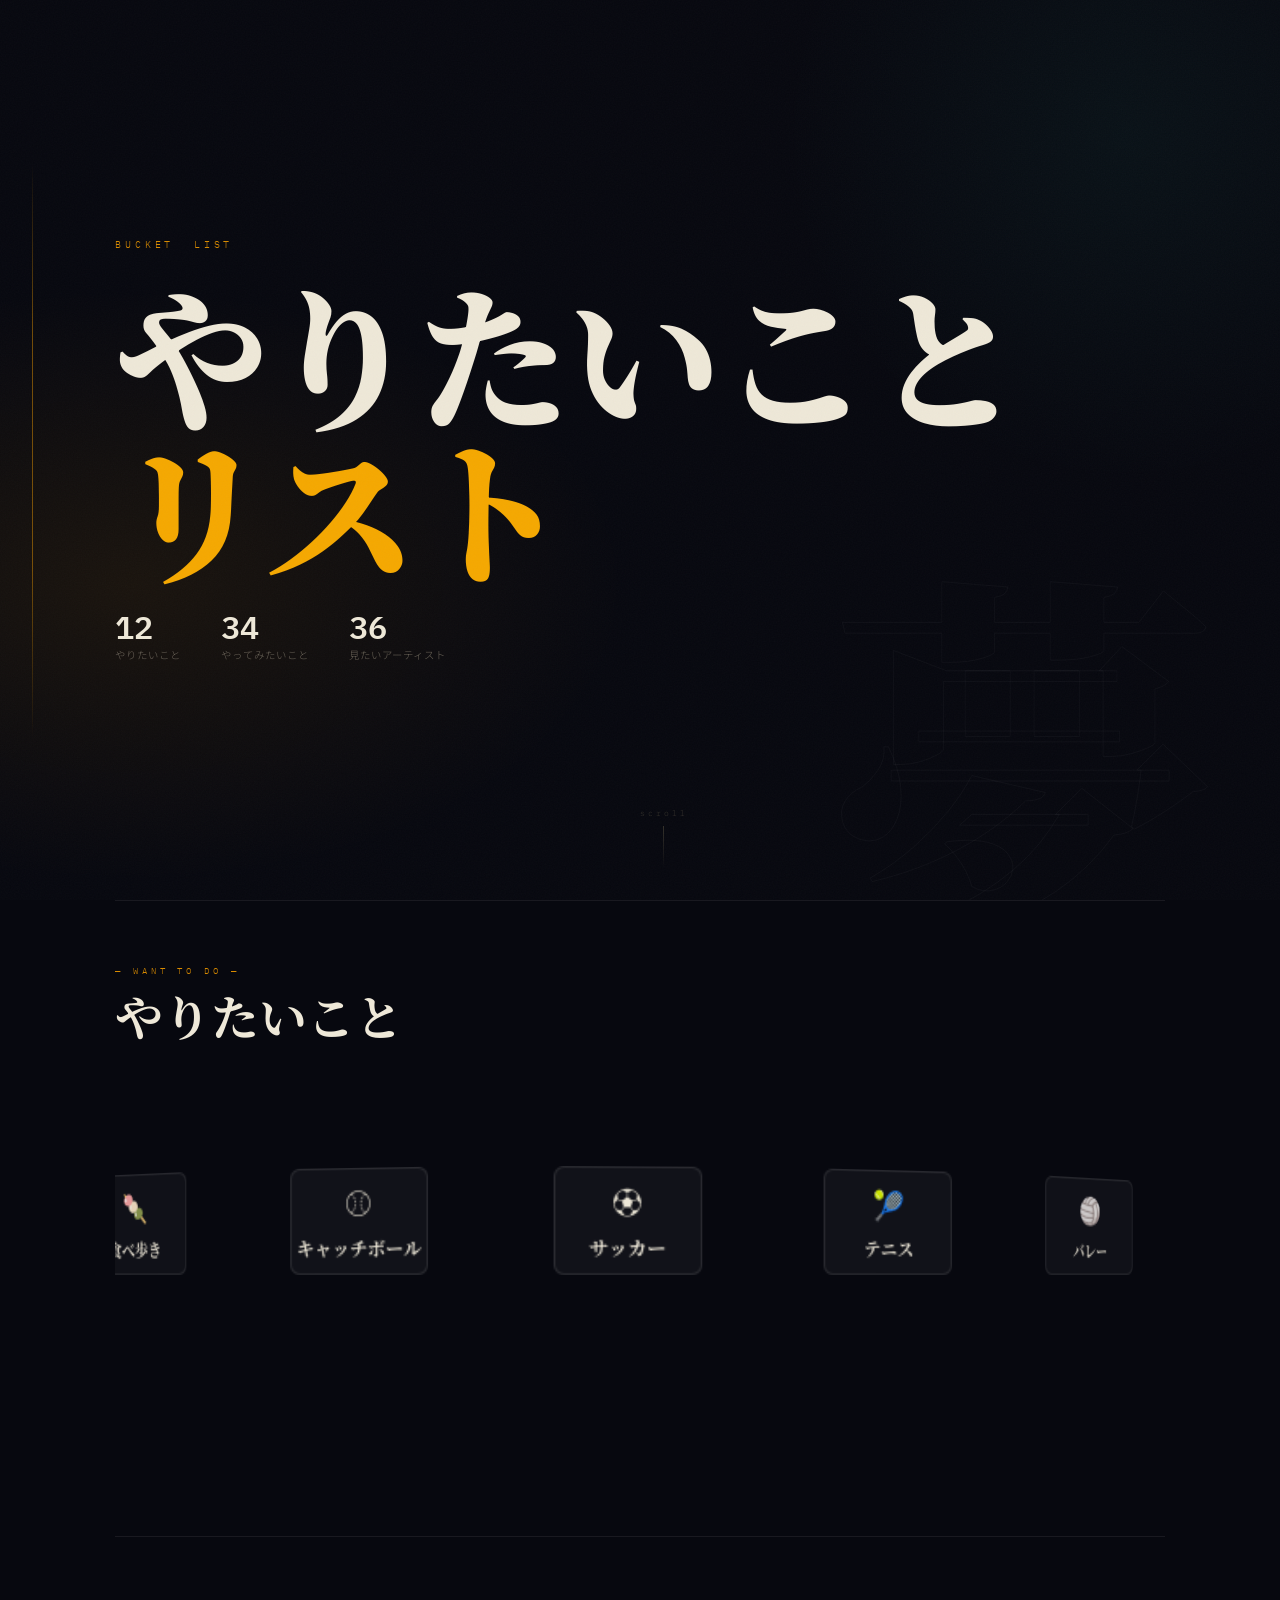
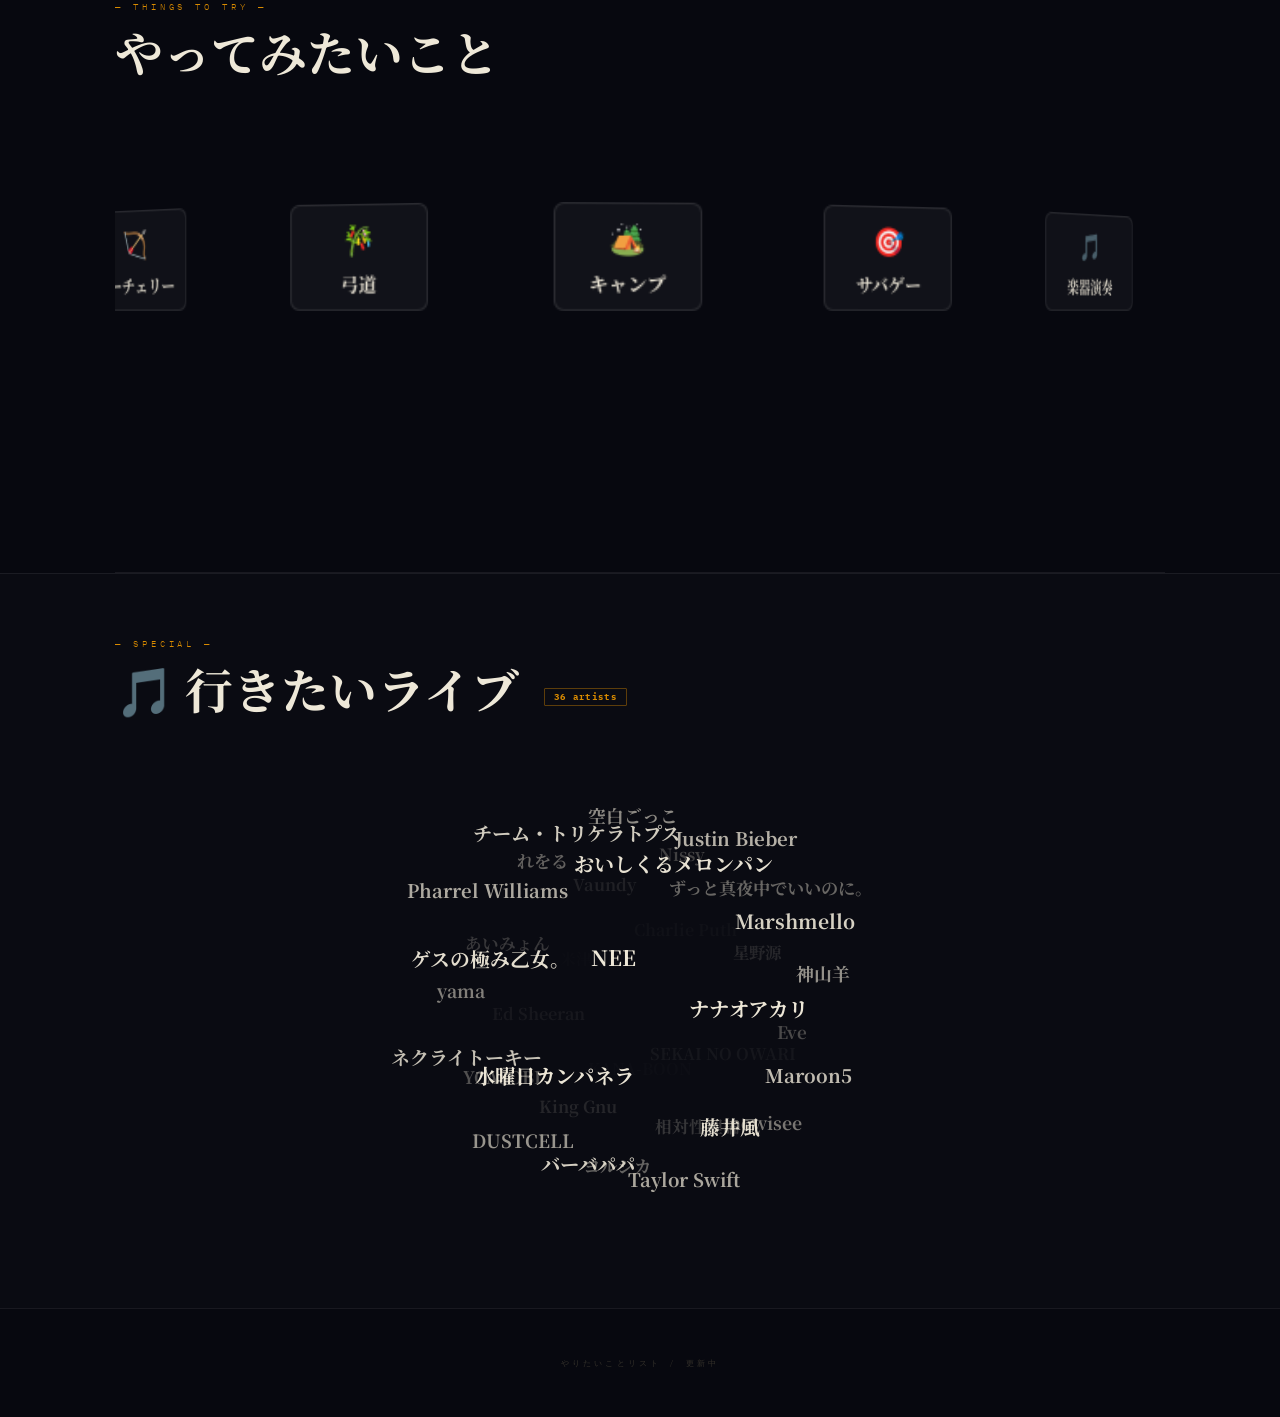
<file: index.html>
<!DOCTYPE html>
<html lang="ja">
<head>
  <meta charset="UTF-8">
  <meta name="viewport" content="width=device-width, initial-scale=1.0">
  <title>やりたいことリスト</title>
  <link rel="preconnect" href="https://fonts.googleapis.com">
  <link rel="preconnect" href="https://fonts.gstatic.com" crossorigin>
  <link href="https://fonts.googleapis.com/css2?family=Noto+Serif+JP:wght@400;700;900&family=Noto+Sans+JP:wght@300;400;500&family=IBM+Plex+Mono:wght@400;600&display=swap" rel="stylesheet">
  <link rel="stylesheet" href="./style.css">
</head>
<body>

<div class="noise" aria-hidden="true"></div>

<!-- ══ HERO ══ -->
<header class="hero">
  <div class="hero-aura"  aria-hidden="true"></div>
  <div class="hero-kanji" aria-hidden="true">夢</div>
  <div class="hero-rule"  aria-hidden="true"></div>

  <p class="hero-eyebrow">Bucket&nbsp;&nbsp;List</p>
  <h1 class="hero-title">やりたいこと<em>リスト</em></h1>

  <div class="hero-stats">
    <div>
      <div class="hero-stat__n" id="yariCount">0</div>
      <div class="hero-stat__l">やりたいこと</div>
    </div>
    <div>
      <div class="hero-stat__n" id="tryCount">0</div>
      <div class="hero-stat__l">やってみたいこと</div>
    </div>
    <div>
      <div class="hero-stat__n" id="artistCount">0</div>
      <div class="hero-stat__l">見たいアーティスト</div>
    </div>
  </div>

  <div class="hero-scroll" aria-hidden="true">
    scroll
    <div class="hero-scroll-bar"></div>
  </div>
</header>

<div class="sep"></div>

<!-- ══ YARI LIST ══ -->
<section class="section" id="yari">
  <div class="eyebrow">— Want&nbsp;to&nbsp;Do —</div>
  <h2 class="sec-title">やりたいこと</h2>
  <div class="carousel-wrap" id="yariWrap"></div>
</section>

<div class="sep"></div>

<!-- ══ BUCKET LIST ══ -->
<section class="section" id="list">
  <div class="eyebrow">— Things&nbsp;to&nbsp;Try —</div>
  <h2 class="sec-title">やってみたいこと</h2>
  <div class="carousel-wrap" id="carouselWrap"></div>
</section>

<div class="sep"></div>

<!-- ══ LIVE SECTION ══ -->
<section class="section live-section" id="live">
  <div class="eyebrow">— Special —</div>
  <h2 class="sec-title">
    🎵&thinsp;行きたいライブ
    <span class="live-badge" id="artistBadge">0 artists</span>
  </h2>
  <div class="sphere-wrap" id="sphereWrap"></div>
</section>

<!-- ══ FOOTER ══ -->
<footer>
  <p class="footer-tag">やりたいことリスト&nbsp;/&nbsp;更新中</p>
</footer>

<script src="./script.js"></script>
</body>
</html>
</file>
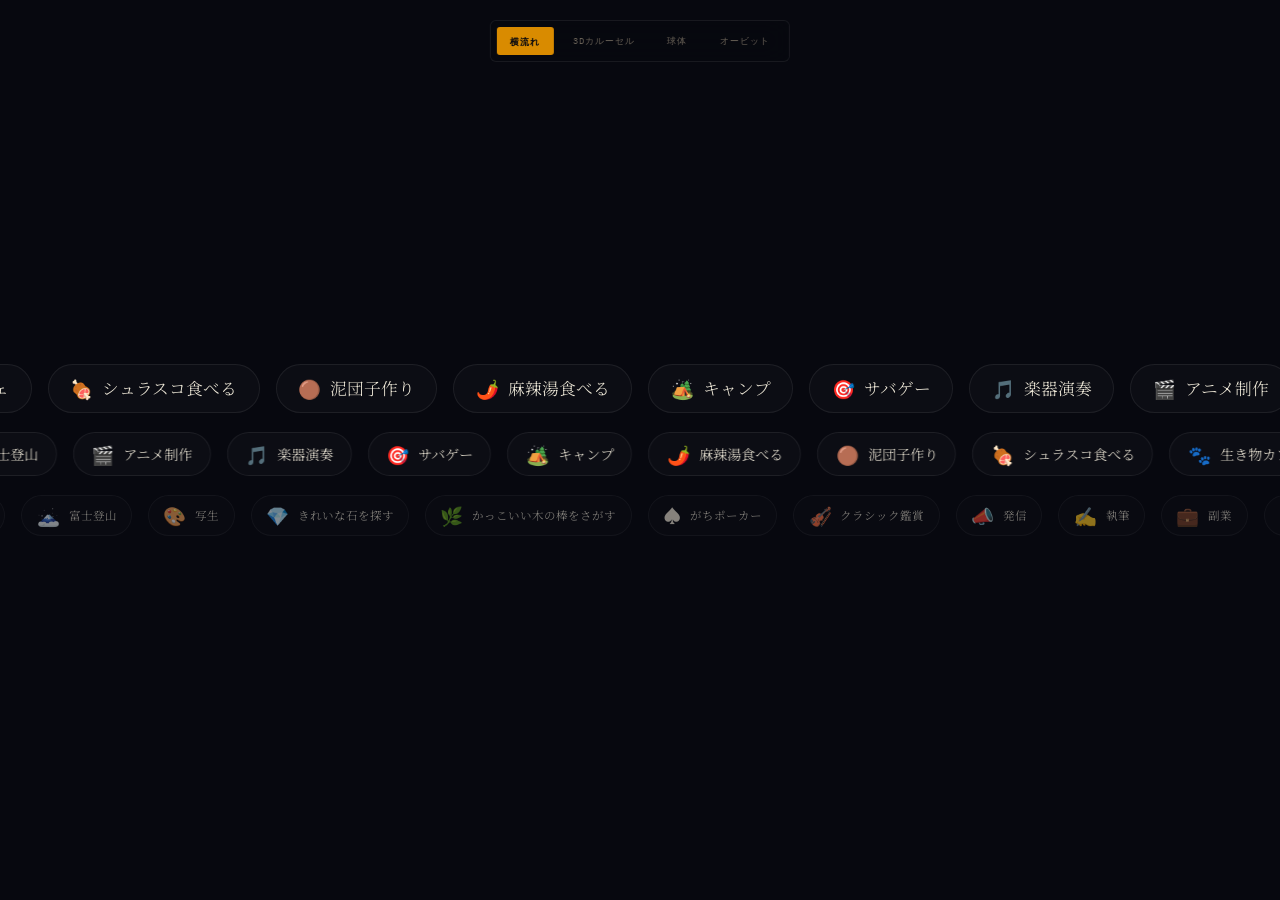
<file: demo.html>
<!DOCTYPE html>
<html lang="ja">
<head>
  <meta charset="UTF-8">
  <meta name="viewport" content="width=device-width, initial-scale=1.0">
  <title>やりたいことリスト — デモ比較</title>
  <link rel="preconnect" href="https://fonts.googleapis.com">
  <link rel="preconnect" href="https://fonts.gstatic.com" crossorigin>
  <link href="https://fonts.googleapis.com/css2?family=Noto+Serif+JP:wght@400;700;900&family=Noto+Sans+JP:wght@300;400;500&family=IBM+Plex+Mono:wght@400;600&display=swap" rel="stylesheet">
  <style>
    :root {
      --bg:       #07080f;
      --text:     #eee8d8;
      --text-2:   #6a6358;
      --text-3:   #2e2b26;
      --amber:    #d98b00;
      --amber-br: #f5a800;
      --amber-gl: rgba(217,139,0,.12);
      --teal:     #38c9b8;
      --border:   rgba(255,255,255,0.07);
      --serif:    'Noto Serif JP', serif;
      --sans:     'Noto Sans JP', sans-serif;
      --mono:     'IBM Plex Mono', monospace;
    }
    *, *::before, *::after { box-sizing: border-box; margin: 0; padding: 0; }
    body {
      background: var(--bg);
      color: var(--text);
      font-family: var(--sans);
      font-weight: 300;
      overflow: hidden;
      height: 100vh;
      -webkit-font-smoothing: antialiased;
    }

    /* ═══ NAV ═══ */
    .nav {
      position: fixed;
      top: 1.25rem; left: 50%;
      transform: translateX(-50%);
      z-index: 200;
      display: flex;
      gap: .3rem;
      background: rgba(7,8,15,.88);
      border: 1px solid var(--border);
      padding: .35rem;
      border-radius: 6px;
      backdrop-filter: blur(14px);
    }
    .nav-btn {
      font-family: var(--mono);
      font-size: .58rem;
      letter-spacing: .12em;
      padding: .4rem .85rem;
      border: none; border-radius: 3px;
      background: transparent;
      color: var(--text-2);
      cursor: pointer;
      transition: color .18s, background .18s;
    }
    .nav-btn:hover { color: var(--text); }
    .nav-btn.on { background: var(--amber); color: #07080f; font-weight: 600; }

    /* ═══ VIEW SHELLS ═══ */
    .view {
      position: fixed; inset: 0;
      display: none;
      align-items: center;
      justify-content: center;
      overflow: hidden;
    }
    .view.on { display: flex; }

    /* ━━━━━━━━━━━━━━━━━━━━━━━━━━━
       MODE 1  MARQUEE
    ━━━━━━━━━━━━━━━━━━━━━━━━━━━ */
    #v-marquee {
      flex-direction: column;
      gap: 1.2rem;
      overflow: hidden;
    }
    .mq-row {
      display: flex;
      gap: 1rem;
      white-space: nowrap;
      will-change: transform;
    }
    .mq-row.r1 { animation: mLeft  40s linear infinite; }
    .mq-row.r2 { animation: mRight 32s linear infinite; }
    .mq-row.r3 { animation: mLeft  48s linear infinite; }
    .mq-row:hover { animation-play-state: paused; }
    @keyframes mLeft  { from{transform:translateX(0)}   to{transform:translateX(-50%)} }
    @keyframes mRight { from{transform:translateX(-50%)} to{transform:translateX(0)} }
    .chip {
      display: inline-flex;
      align-items: center;
      gap: .55rem;
      padding: .65rem 1.35rem;
      border: 1px solid var(--border);
      border-radius: 100px;
      background: rgba(255,255,255,.025);
      font-family: var(--serif);
      font-size: 1rem;
      color: var(--text);
      white-space: nowrap;
      transition: border-color .2s, background .2s;
      cursor: default;
      flex-shrink: 0;
    }
    .chip:hover { border-color: var(--amber); background: var(--amber-gl); }
    .chip .ci { font-size: 1.15rem; }
    /* size variants for rows */
    .r1 .chip { font-size: 1.05rem; }
    .r2 .chip { font-size: .88rem;  padding: .5rem 1.1rem; }
    .r3 .chip { font-size: .72rem;  padding: .4rem .9rem;  opacity: .55; }

    /* ━━━━━━━━━━━━━━━━━━━━━━━━━━━
       MODE 2  3D CAROUSEL
    ━━━━━━━━━━━━━━━━━━━━━━━━━━━ */
    #v-carousel { perspective: 1400px; cursor: grab; user-select: none; }
    #v-carousel:active { cursor: grabbing; }
    .cr-stage {
      position: relative;
      transform-style: preserve-3d;
    }
    .cr-card {
      position: absolute;
      transform-style: preserve-3d;
      display: flex;
      flex-direction: column;
      align-items: center;
      justify-content: center;
      gap: .45rem;
      background: rgba(255,255,255,.038);
      border: 1px solid rgba(255,255,255,.1);
      border-radius: 6px;
      font-family: var(--serif);
      font-weight: 700;
      color: var(--text);
      text-align: center;
      cursor: default;
      backface-visibility: hidden;
      -webkit-backface-visibility: hidden;
    }
    .cr-card .cr-ic { font-size: 1.05rem; }
    .cr-card .cr-tx { font-size: .7rem; }

    /* ━━━━━━━━━━━━━━━━━━━━━━━━━━━
       MODE 3  SPHERE
    ━━━━━━━━━━━━━━━━━━━━━━━━━━━ */
    #v-sphere { position: fixed; inset: 0; }
    .sp-tag {
      position: absolute;
      white-space: nowrap;
      font-family: var(--serif);
      font-weight: 700;
      pointer-events: none;
      user-select: none;
      transform-origin: center center;
    }

    /* ━━━━━━━━━━━━━━━━━━━━━━━━━━━
       MODE 4  ORBIT
    ━━━━━━━━━━━━━━━━━━━━━━━━━━━ */
    #v-orbit { position: fixed; inset: 0; }
    .ob-ring {
      position: absolute;
      border-radius: 50%;
      pointer-events: none;
    }
    .ob-dot {
      position: absolute;
      white-space: nowrap;
      font-family: var(--serif);
      font-weight: 700;
      font-size: .82rem;
      padding: .2rem .65rem;
      border-radius: 100px;
      pointer-events: none;
      user-select: none;
    }
  </style>
</head>
<body>

<nav class="nav">
  <button class="nav-btn on" data-m="marquee">横流れ</button>
  <button class="nav-btn"    data-m="carousel">3Dカルーセル</button>
  <button class="nav-btn"    data-m="sphere">球体</button>
  <button class="nav-btn"    data-m="orbit">オービット</button>
</nav>

<div id="v-marquee"  class="view on"></div>
<div id="v-carousel" class="view"></div>
<div id="v-sphere"   class="view"></div>
<div id="v-orbit"    class="view"></div>

<script>
const items = [
  {e:'🏕️', t:'キャンプ'},
  {e:'🎯', t:'サバゲー'},
  {e:'🎵', t:'楽器演奏'},
  {e:'🎬', t:'アニメ制作'},
  {e:'🗻', t:'富士登山'},
  {e:'🎨', t:'写生'},
  {e:'💎', t:'きれいな石を探す'},
  {e:'🌿', t:'かっこいい木の棒をさがす'},
  {e:'♠️', t:'がちポーカー'},
  {e:'🎻', t:'クラシック鑑賞'},
  {e:'📣', t:'発信'},
  {e:'✍️', t:'執筆'},
  {e:'💼', t:'副業'},
  {e:'📈', t:'経営'},
  {e:'🍕', t:'ピザづくり'},
  {e:'❄️', t:'かまくらづくり'},
  {e:'⭐', t:'星を見る（がちの）'},
  {e:'🔨', t:'日曜大工（土曜でも可）'},
  {e:'🌌', t:'オーロラを見る'},
  {e:'🔍', t:'趣味を見つける'},
  {e:'☕', t:'カフェ巡り'},
  {e:'💬', t:'座談会'},
  {e:'🏹', t:'アーチェリー'},
  {e:'🎋', t:'弓道'},
  {e:'📱', t:'アプリ開発'},
  {e:'👨‍🍳', t:'料理教室'},
  {e:'🙏', t:'テクノ法要'},
  {e:'🧳', t:'一人旅'},
  {e:'⛴️', t:'フェリーに乗る'},
  {e:'🎭', t:'お笑い見に行く'},
  {e:'🐾', t:'生き物カフェ'},
  {e:'🍖', t:'シュラスコ食べる'},
  {e:'🟤', t:'泥団子作り'},
  {e:'🌶️', t:'麻辣湯食べる'},
];

/* ─── NAV ─── */
let rafs = {};
function stopAll(){
  if (_crCleanup) { _crCleanup(); _crCleanup = null; }
  Object.values(rafs).forEach(cancelAnimationFrame);
  rafs = {};
}

document.querySelectorAll('.nav-btn').forEach(btn => {
  btn.addEventListener('click', () => {
    stopAll();
    document.querySelectorAll('.nav-btn').forEach(b=>b.classList.remove('on'));
    document.querySelectorAll('.view').forEach(v=>v.classList.remove('on'));
    btn.classList.add('on');
    const m = btn.dataset.m;
    document.getElementById(`v-${m}`).classList.add('on');
    ({marquee:initMarquee, carousel:initCarousel, sphere:initSphere, orbit:initOrbit})[m]();
  });
});

/* ═══════════════════════════════
   MODE 1  MARQUEE
═══════════════════════════════ */
function initMarquee(){
  const root = document.getElementById('v-marquee');
  if(root.childElementCount) return;

  const mk = (it) => {
    const el = document.createElement('div');
    el.className='chip';
    el.innerHTML=`<span class="ci">${it.e}</span>${it.t}`;
    return el;
  };
  const mkRow = (cls, list) => {
    const row = document.createElement('div');
    row.className = `mq-row ${cls}`;
    // duplicate for seamless loop
    [...list,...list].forEach(it => row.appendChild(mk(it)));
    return row;
  };
  root.appendChild(mkRow('r1', items));
  root.appendChild(mkRow('r2', [...items].reverse()));
  root.appendChild(mkRow('r3', [...items.slice(8),...items.slice(0,8)]));
}
initMarquee();

/* ═══════════════════════════════
   MODE 2  3D CAROUSEL
═══════════════════════════════ */
let _crCleanup = null;

function initCarousel(){
  if (_crCleanup) { _crCleanup(); _crCleanup = null; }

  const root = document.getElementById('v-carousel');
  root.innerHTML = '';

  const n = items.length;
  const cardW = 85, cardH = 62;
  const radius = Math.round((n * 160) / (2 * Math.PI)); /* 間隔固定で元のサイズ */

  const stage = document.createElement('div');
  stage.className = 'cr-stage';
  stage.style.cssText = `width:${cardW}px;height:${cardH}px;`;

  const cards = [];
  items.forEach((it, i) => {
    const card = document.createElement('div');
    card.className = 'cr-card';
    card.style.cssText =
      `width:${cardW}px;height:${cardH}px;`+
      `left:${-cardW/2}px;top:${-cardH/2}px;`+
      `transform:rotateY(${(360/n)*i}deg) translateZ(${radius}px);`;
    card.innerHTML=`<span class="cr-ic">${it.e}</span><span class="cr-tx">${it.t}</span>`;
    stage.appendChild(card);
    cards.push({ el: card, baseAngle: (360/n)*i });
  });
  root.appendChild(stage);

  const AUTO_SPEED = 0.04;
  let ang = 0, vel = 0, dragging = false, lastX = 0;

  const onDown = e => {
    dragging = true;
    lastX = e.touches ? e.touches[0].clientX : e.clientX;
    vel = 0;
  };
  const onMove = e => {
    if (!dragging) return;
    const x = e.touches ? e.touches[0].clientX : e.clientX;
    const dx = x - lastX;
    vel = dx * 0.15;      /* 感度を下げた */
    ang += dx * 0.10;
    lastX = x;
  };
  const onUp = () => { dragging = false; };

  root.addEventListener('mousedown',  onDown);
  root.addEventListener('touchstart', onDown, {passive:true});
  window.addEventListener('mousemove',  onMove);
  window.addEventListener('touchmove',  onMove, {passive:true});
  window.addEventListener('mouseup',  onUp);
  window.addEventListener('touchend', onUp);

  function tick(){
    if (dragging) {
      /* user controls */
    } else if (Math.abs(vel) > 0.05) {
      ang += vel;
      vel *= 0.92;
    } else {
      ang += AUTO_SPEED;
      vel = 0;
    }
    stage.style.transform = `rotateY(${ang}deg)`;

    /* 端ほど透明：実効角度のcosで不透明度を計算 */
    cards.forEach(({ el, baseAngle }) => {
      const eff = ((baseAngle + ang) % 360 + 360) % 360;
      const op  = Math.max(0, Math.cos(eff * Math.PI / 180));
      el.style.opacity = op.toFixed(3);
    });

    rafs.carousel = requestAnimationFrame(tick);
  }
  tick();

  _crCleanup = () => {
    root.removeEventListener('mousedown',  onDown);
    root.removeEventListener('touchstart', onDown);
    window.removeEventListener('mousemove',  onMove);
    window.removeEventListener('touchmove',  onMove);
    window.removeEventListener('mouseup',  onUp);
    window.removeEventListener('touchend', onUp);
  };
}

/* ═══════════════════════════════
   MODE 3  SPHERE
═══════════════════════════════ */
function initSphere(){
  const root = document.getElementById('v-sphere');
  root.innerHTML = '';

  const W = window.innerWidth, H = window.innerHeight;
  const R = Math.min(W,H) * 0.33;
  const fov = 560;
  const φ = (1+Math.sqrt(5))/2;

  const pts = items.map((it,i)=>{
    const θ = Math.acos(1 - 2*(i+.5)/items.length);
    const λ = 2*Math.PI*i/φ;
    return {
      ox: R*Math.sin(θ)*Math.cos(λ),
      oy: R*Math.sin(θ)*Math.sin(λ),
      oz: R*Math.cos(θ),
      it
    };
  });

  const tags = pts.map(p=>{
    const el = document.createElement('div');
    el.className='sp-tag';
    el.textContent=`${p.it.e} ${p.it.t}`;
    root.appendChild(el);
    return {el, ox:p.ox, oy:p.oy, oz:p.oz};
  });

  let ay=0, ax=0;
  function tick(){
    ay += 0.0045; ax += 0.0012;
    const cX=Math.cos(ax),sX=Math.sin(ax),cY=Math.cos(ay),sY=Math.sin(ay);

    // sort by z for painter's algorithm
    const projected = tags.map(({el,ox,oy,oz})=>{
      const x1=ox*cY-oz*sY, z1=ox*sY+oz*cY;
      const y2=oy*cX-z1*sX, z2=oy*sX+z1*cX;
      const s = fov/(fov+z2);
      return {el, px:W/2+x1*s, py:H/2+y2*s, s, z:z2};
    });
    projected.sort((a,b)=>a.z-b.z);
    projected.forEach(({el,px,py,s,z},i)=>{
      const op = .15 + ((z+R)/(2*R))*0.85;
      const fs = 0.65 + s*0.45;
      el.style.cssText=
        `left:${px}px;top:${py}px;`+
        `transform:translate(-50%,-50%) scale(${s.toFixed(3)});`+
        `opacity:${op.toFixed(3)};`+
        `font-size:${fs.toFixed(2)}rem;`+
        `z-index:${i};`+
        `color:${z>0?'#eee8d8':'#6a6358'};`;
    });
    rafs.sphere = requestAnimationFrame(tick);
  }
  tick();
}

/* ═══════════════════════════════
   MODE 4  ORBIT
═══════════════════════════════ */
function initOrbit(){
  const root = document.getElementById('v-orbit');
  root.innerHTML='';

  const W=window.innerWidth, H=window.innerHeight;
  const cx=W/2, cy=H/2;

  // ring definitions
  const defs=[
    {rx:200,ry:75,  tilt:0,   speed:0.0040, col:'rgba(217,139,0,',  items:items.slice(0,8)},
    {rx:330,ry:110, tilt:-.5, speed:-0.0028, col:'rgba(56,201,184,', items:items.slice(8,16)},
    {rx:450,ry:145, tilt:.35, speed:0.0018, col:'rgba(180,140,255,', items:items.slice(16)},
  ];

  // draw ellipse rings as SVG (behind dots)
  const svg = document.createElementNS('http://www.w3.org/2000/svg','svg');
  svg.style.cssText=`position:absolute;inset:0;width:100%;height:100%;pointer-events:none;`;
  defs.forEach(d=>{
    const el=document.createElementNS('http://www.w3.org/2000/svg','ellipse');
    el.setAttribute('cx',cx);
    el.setAttribute('cy',cy);
    el.setAttribute('rx',d.rx);
    el.setAttribute('ry',d.ry);
    el.setAttribute('fill','none');
    el.setAttribute('stroke',d.col+'0.18)');
    el.setAttribute('stroke-width','1');
    el.setAttribute('transform',`rotate(${(d.tilt*180/Math.PI).toFixed(1)},${cx},${cy})`);
    svg.appendChild(el);
  });
  root.appendChild(svg);

  // create dot elements
  const dotMeta = defs.flatMap((d,ri)=>
    d.items.map((it,j)=>({
      it, d, ri,
      a0: (2*Math.PI/d.items.length)*j
    }))
  );
  const colors = [
    ['rgba(217,139,0,.12)','rgba(217,139,0,.45)'],
    ['rgba(56,201,184,.10)','rgba(56,201,184,.45)'],
    ['rgba(180,140,255,.10)','rgba(180,140,255,.45)'],
  ];
  const dots = dotMeta.map(({it,ri})=>{
    const el=document.createElement('div');
    el.className='ob-dot';
    el.innerHTML=`${it.e} ${it.t}`;
    const [bg,bd]=colors[ri];
    el.style.background=bg;
    el.style.border=`1px solid ${bd}`;
    el.style.color=ri===0?'#f5a800':ri===1?'#38c9b8':'#c4a8ff';
    root.appendChild(el);
    return el;
  });

  let t=0;
  function tick(){
    t++;
    dotMeta.forEach(({d,a0},i)=>{
      const a = a0 + t*d.speed;
      // parametric ellipse + tilt rotation
      const ex = d.rx*Math.cos(a);
      const ey = d.ry*Math.sin(a);
      // apply tilt (rotate around x-axis approximation via y scaling)
      const cosT=Math.cos(d.tilt), sinT=Math.sin(d.tilt);
      const px = cx + ex*cosT - ey*sinT*0.3;
      const py = cy + ex*sinT*0.3 + ey*cosT;
      dots[i].style.left=`${px}px`;
      dots[i].style.top=`${py}px`;
      dots[i].style.transform='translate(-50%,-50%)';
    });
    rafs.orbit=requestAnimationFrame(tick);
  }
  tick();
}
</script>
</body>
</html>
</file>
<file: style.css>
:root {
  --bg:         #07080f;
  --border:     rgba(255,255,255,0.07);
  --text:       #eee8d8;
  --text-2:     #6a6358;
  --text-3:     #33302a;
  --amber:      #d98b00;
  --amber-br:   #f5a800;
  --amber-glow: rgba(217,139,0,0.13);
  --teal:       #38c9b8;
  --serif:      'Noto Serif JP', serif;
  --sans:       'Noto Sans JP', sans-serif;
  --mono:       'IBM Plex Mono', monospace;
}

*, *::before, *::after { box-sizing: border-box; margin: 0; padding: 0; }
html { scroll-behavior: smooth; }
body {
  background: var(--bg);
  color: var(--text);
  font-family: var(--sans);
  font-weight: 300;
  overflow-x: hidden;
  -webkit-font-smoothing: antialiased;
}

/* ── Noise ── */
.noise {
  position: fixed; inset: 0;
  background-image: url("data:image/svg+xml,%3Csvg xmlns='http://www.w3.org/2000/svg' width='300' height='300'%3E%3Cfilter id='n'%3E%3CfeTurbulence type='fractalNoise' baseFrequency='0.75' numOctaves='4' stitchTiles='stitch'/%3E%3C/filter%3E%3Crect width='300' height='300' filter='url(%23n)' opacity='1'/%3E%3C/svg%3E");
  background-repeat: repeat; background-size: 300px;
  opacity: 0.03; pointer-events: none; z-index: 9999;
}

/* ════════════════════════════
   HERO
════════════════════════════ */
.hero {
  position: relative;
  min-height: 100svh;
  display: flex; flex-direction: column; justify-content: center;
  padding: max(5rem, 9vh) clamp(1.75rem, 9vw, 8rem);
  overflow: hidden;
}
.hero-aura {
  position: absolute; inset: 0;
  background:
    radial-gradient(ellipse 65% 55% at 10% 65%, rgba(217,139,0,.09) 0%, transparent 60%),
    radial-gradient(ellipse 45% 65% at 88% 15%, rgba(56,201,184,.05) 0%, transparent 60%);
  animation: auraShift 14s ease-in-out infinite alternate;
}
@keyframes auraShift {
  0%   { transform: scale(1);    opacity: .7; }
  100% { transform: scale(1.08); opacity: 1; }
}
.hero-kanji {
  position: absolute;
  right: clamp(1rem, 5vw, 5rem); bottom: -4%;
  font-family: var(--serif);
  font-size: clamp(14rem, 30vw, 26rem);
  font-weight: 900;
  color: transparent;
  -webkit-text-stroke: 1px rgba(255,255,255,.032);
  line-height: 1; user-select: none; pointer-events: none;
}
.hero-rule {
  position: absolute;
  left: clamp(.9rem, 2.5vw, 2.5rem); top: 18%; bottom: 18%;
  width: 1px;
  background: linear-gradient(to bottom,
    transparent, rgba(217,139,0,.5) 30%,
    rgba(217,139,0,.5) 70%, transparent);
}
.hero-eyebrow {
  font-family: var(--mono); font-size: .6rem;
  letter-spacing: .4em; color: var(--amber); text-transform: uppercase;
  margin-bottom: 1.6rem;
  opacity: 0; animation: rise .85s cubic-bezier(.22,1,.36,1) .1s both;
}
.hero-title {
  font-family: var(--serif);
  font-size: clamp(3.8rem, 12vw, 10.5rem);
  font-weight: 900; line-height: 1; letter-spacing: -.02em;
  margin-bottom: 1.75rem;
  opacity: 0; animation: rise .85s cubic-bezier(.22,1,.36,1) .28s both;
}
.hero-title em { font-style: normal; color: var(--amber-br); display: block; }
.hero-stats {
  display: flex; gap: 2.5rem;
  opacity: 0; animation: rise .85s cubic-bezier(.22,1,.36,1) .58s both;
}
.hero-stat__n {
  font-family: var(--mono); font-size: 2rem; font-weight: 600;
  color: var(--text); line-height: 1;
}
.hero-stat__l { margin-top: .25rem; font-size: .65rem; color: var(--text-2); letter-spacing: .1em; }
.hero-scroll {
  position: absolute; bottom: 2rem; left: 50%; transform: translateX(-50%);
  display: flex; flex-direction: column; align-items: center; gap: .5rem;
  font-family: var(--mono); font-size: .52rem; letter-spacing: .35em; color: var(--text-3);
  opacity: 0; animation: rise .85s cubic-bezier(.22,1,.36,1) 1.1s both;
}
.hero-scroll-bar {
  width: 1px; height: 42px;
  background: linear-gradient(to bottom, var(--text-3), transparent);
  animation: drip 2.2s ease-in-out infinite;
}
@keyframes drip {
  0%   { transform: scaleY(0); opacity: 0; }
  20%  { opacity: 1; }
  70%  { transform: scaleY(1); opacity: 1; }
  100% { transform: scaleY(1); opacity: 0; }
}

/* ════════════════════════════
   SHARED
════════════════════════════ */
.sep { height: 1px; background: var(--border); margin: 0 clamp(1.75rem, 9vw, 8rem); }
.section { padding: clamp(3rem, 7vh, 6rem) clamp(1.75rem, 9vw, 8rem); }
.eyebrow {
  font-family: var(--mono); font-size: .58rem;
  letter-spacing: .42em; text-transform: uppercase;
  color: var(--amber); margin-bottom: .65rem;
}
.sec-title {
  font-family: var(--serif);
  font-size: clamp(1.8rem, 4.5vw, 3rem);
  font-weight: 700; line-height: 1.2;
  margin-bottom: 2rem;
}
.live-badge {
  display: inline-block;
  font-family: var(--mono); font-size: .55rem; letter-spacing: .15em;
  color: var(--amber); border: 1px solid rgba(217,139,0,.4);
  padding: .15rem .55rem; margin-left: .8rem;
  vertical-align: middle; border-radius: 1px;
}

/* ════════════════════════════
   CAROUSEL
════════════════════════════ */
.carousel-wrap {
  height: 44vh;
  perspective: 1400px;
  display: flex; align-items: center; justify-content: center;
  cursor: grab; user-select: none; overflow: hidden;
}
.carousel-wrap:active { cursor: grabbing; }
.cr-stage { position: relative; transform-style: preserve-3d; }
.cr-card {
  position: absolute;
  display: flex; flex-direction: column;
  align-items: center; justify-content: center; gap: .4rem;
  background: rgba(255,255,255,.038);
  border: 1px solid rgba(255,255,255,.1);
  border-radius: 6px;
  font-family: var(--serif); font-weight: 700;
  color: var(--text); text-align: center;
  backface-visibility: hidden;
  -webkit-backface-visibility: hidden;
}
.cr-ic { font-size: 1.05rem; }
.cr-tx { font-size: .7rem; }
.cr-card.is-complete {
  border-color: var(--teal);
  background: rgba(56,201,184,.12);
}
.cr-completed {
  position: absolute; top: -10px; right: -6px;
  padding: 2px 6px; border-radius: 10px;
  background: var(--teal); color: var(--bg);
  font: 500 .6rem/1.5 var(--sans); white-space: nowrap;
}

/* ════════════════════════════
   SPHERE
════════════════════════════ */
.live-section {
  background: rgba(255,255,255,.012);
  border-top: 1px solid var(--border);
}
.sphere-wrap {
  position: relative;
  height: 55vh;
  overflow: hidden;
  cursor: grab;
  user-select: none;
}
.sphere-wrap:active { cursor: grabbing; }
.sp-tag {
  position: absolute;
  white-space: nowrap;
  font-family: var(--serif); font-weight: 700;
  user-select: none;
  cursor: pointer;
}

/* ════════════════════════════
   FOOTER
════════════════════════════ */
footer {
  padding: 3rem clamp(1.75rem, 9vw, 8rem);
  border-top: 1px solid var(--border);
  display: flex; align-items: center; justify-content: center;
}
.footer-tag {
  font-family: var(--mono); font-size: .52rem;
  letter-spacing: .38em; color: var(--text-3); text-transform: uppercase;
}

@keyframes rise {
  from { opacity: 0; transform: translateY(22px); }
  to   { opacity: 1; transform: translateY(0); }
}

@media (max-width: 640px) {
  .hero-kanji { display: none; }
  .hero-stats { gap: 1.75rem; }
  .carousel-wrap { height: 27vh; }
  .sphere-wrap   { height: 44vh; }
  .cr-card { gap: .2rem; }
  .cr-ic   { font-size: .72rem; }
  .cr-tx   { font-size: .52rem; }
  .sp-tag  { font-size: .6rem !important; }
}
</file>
